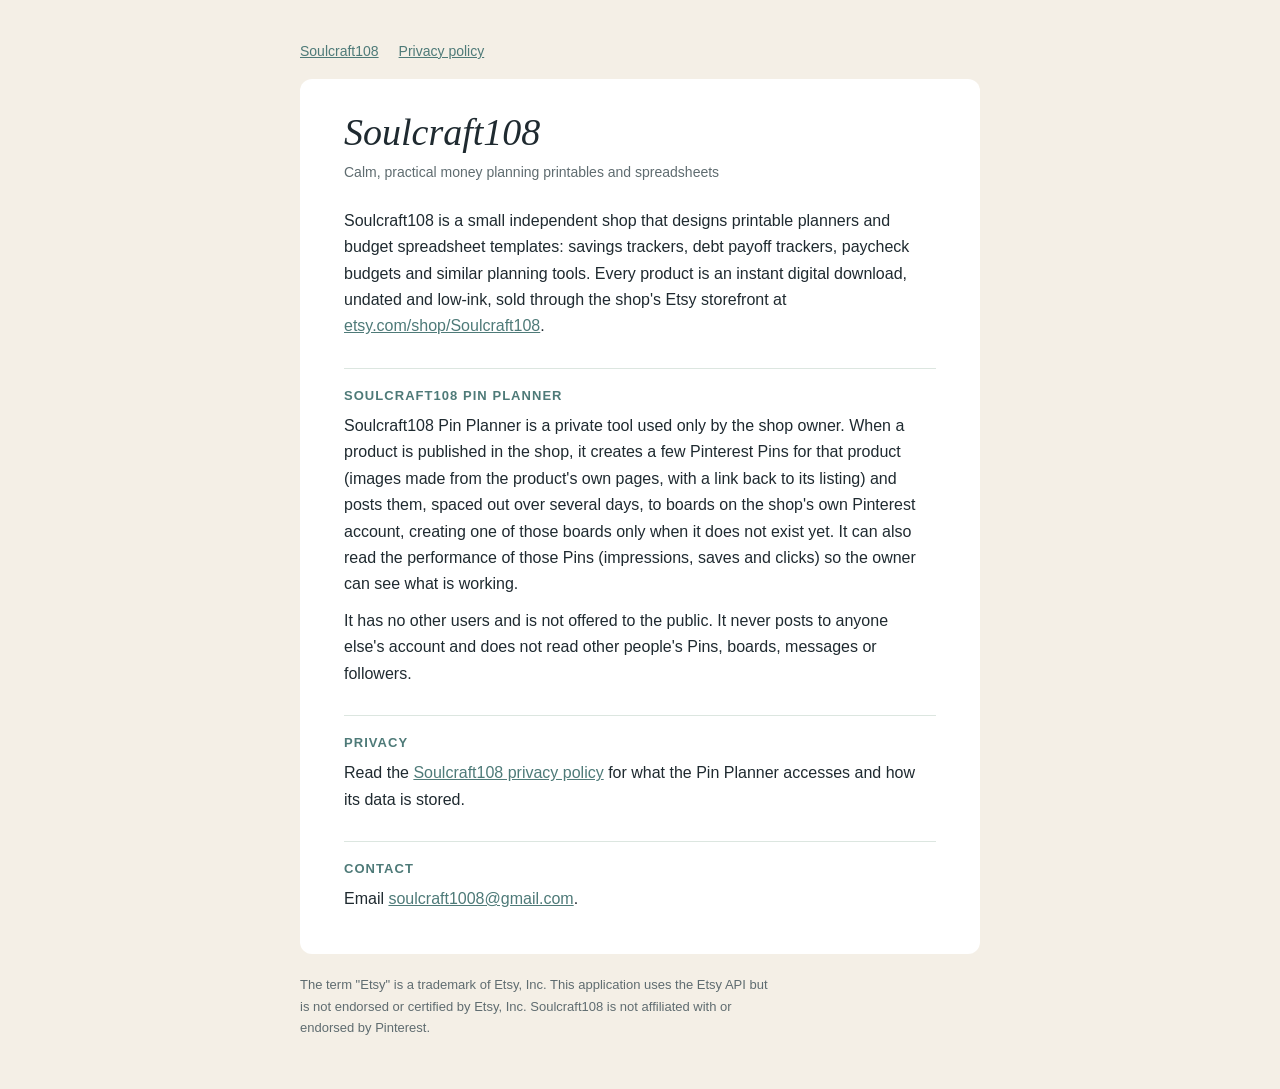
<file: index.html>
<!doctype html>
<html lang="en">
<head>
<meta charset="utf-8">
<meta name="viewport" content="width=device-width, initial-scale=1">
<title>Soulcraft108</title>
<meta name="description" content="Soulcraft108 makes calm, practical printable planners and budget spreadsheets.">
<link rel="stylesheet" href="style.css">
</head>
<body>
<nav aria-label="Site">
  <a href="./">Soulcraft108</a>
  <a href="soulcraft108-privacy-policy.html">Privacy policy</a>
</nav>
<main>
  <h1>Soulcraft108</h1>
  <p class="meta">Calm, practical money planning printables and spreadsheets</p>

  <p>Soulcraft108 is a small independent shop that designs printable planners and budget spreadsheet templates:
  savings trackers, debt payoff trackers, paycheck budgets and similar planning tools. Every product is an
  instant digital download, undated and low-ink, sold through the shop's Etsy storefront at
  <a href="https://www.etsy.com/shop/Soulcraft108" rel="noopener">etsy.com/shop/Soulcraft108</a>.</p>

  <h2>Soulcraft108 Pin Planner</h2>
  <p>Soulcraft108 Pin Planner is a private tool used only by the shop owner. When a product is published in the
  shop, it creates a few Pinterest Pins for that product (images made from the product's own pages, with a link
  back to its listing) and posts them, spaced out over several days, to boards on the shop's own Pinterest account,
  creating one of those boards only when it does not exist yet.
  It can also read the performance of those Pins (impressions, saves and clicks) so the owner can see what is
  working.</p>
  <p>It has no other users and is not offered to the public. It never posts to anyone else's account and does not
  read other people's Pins, boards, messages or followers.</p>

  <h2>Privacy</h2>
  <p>Read the <a href="soulcraft108-privacy-policy.html">Soulcraft108 privacy policy</a> for what the Pin Planner
  accesses and how its data is stored.</p>

  <h2>Contact</h2>
  <p>Email <a href="mailto:soulcraft1008@gmail.com">soulcraft1008@gmail.com</a>.</p>
</main>
<footer>
  <p>The term "Etsy" is a trademark of Etsy, Inc. This application uses the Etsy API but is not endorsed or
  certified by Etsy, Inc. Soulcraft108 is not affiliated with or endorsed by Pinterest.</p>
</footer>
</body>
</html>
</file>
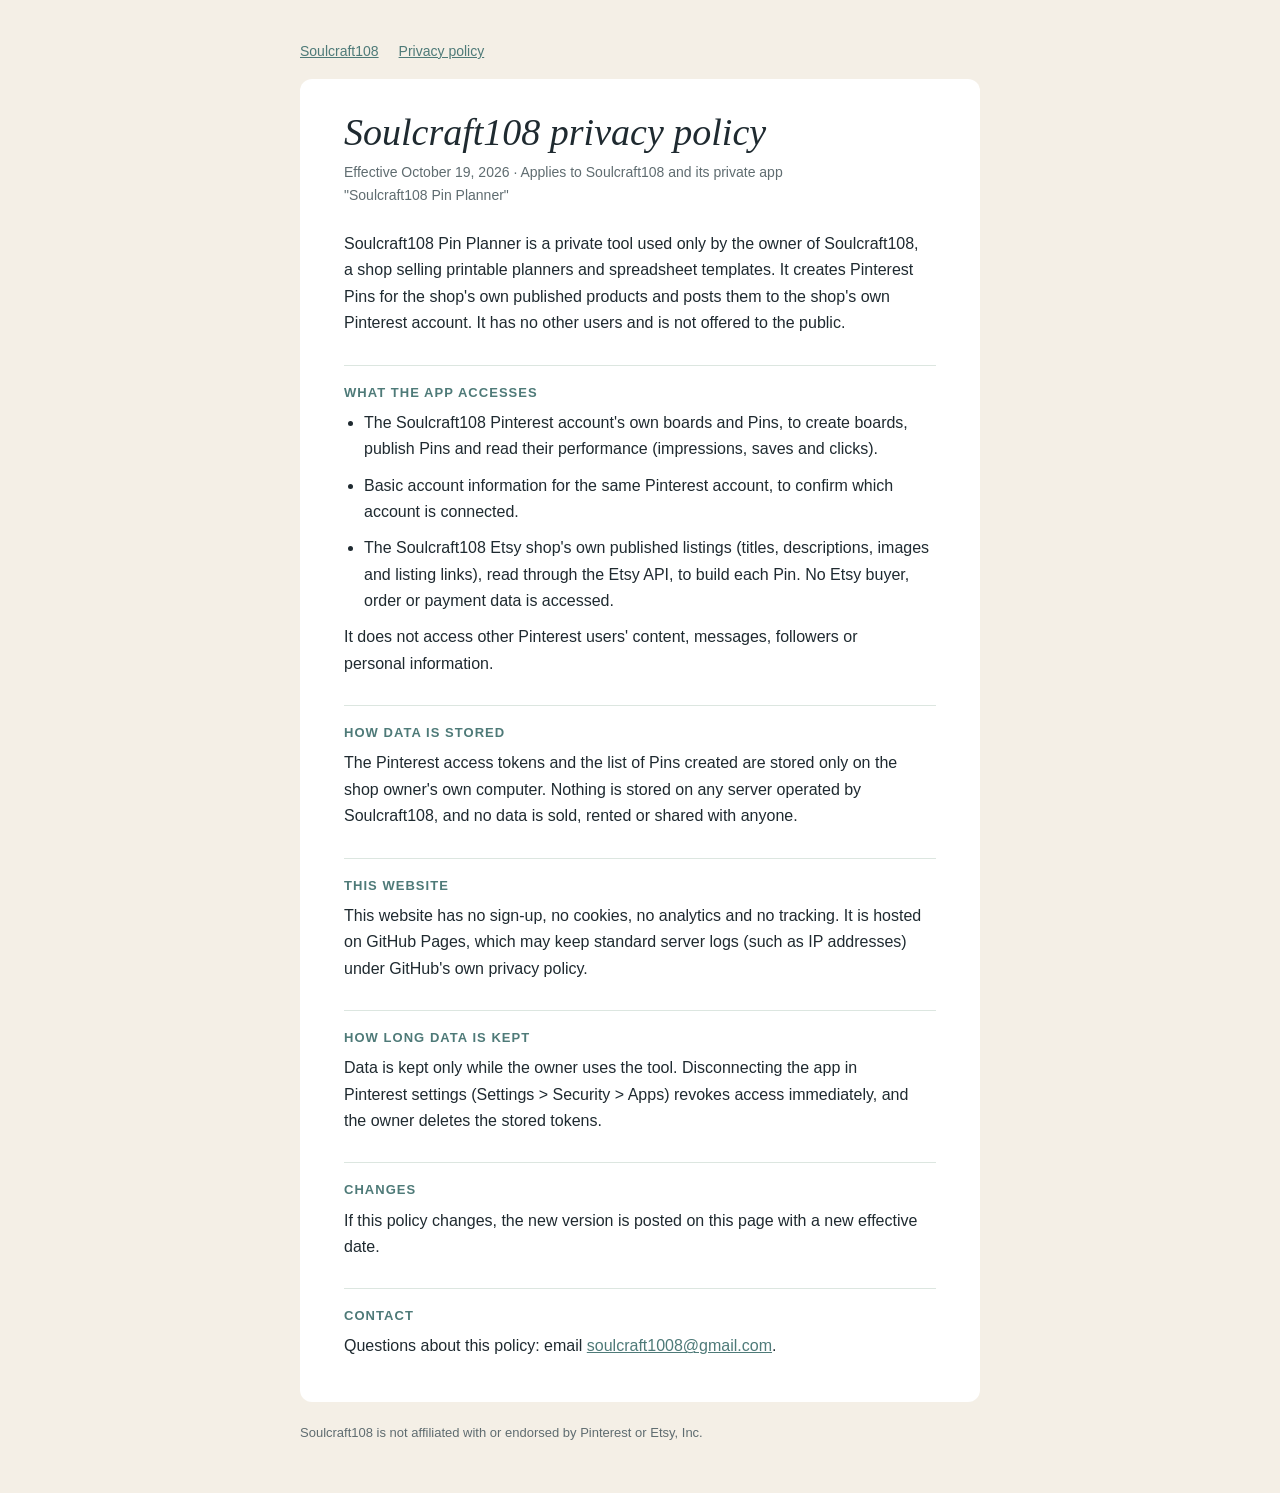
<file: soulcraft108-privacy-policy.html>
<!doctype html>
<html lang="en">
<head>
<meta charset="utf-8">
<meta name="viewport" content="width=device-width, initial-scale=1">
<title>Soulcraft108 Privacy Policy</title>
<meta name="description" content="Privacy policy for Soulcraft108 and the Soulcraft108 Pin Planner app.">
<link rel="stylesheet" href="style.css">
</head>
<body>
<nav aria-label="Site">
  <a href="./">Soulcraft108</a>
  <a href="soulcraft108-privacy-policy.html" aria-current="page">Privacy policy</a>
</nav>
<main>
  <h1>Soulcraft108 privacy policy</h1>
  <p class="meta">Effective October 19, 2026 · Applies to Soulcraft108 and its private app "Soulcraft108 Pin Planner"</p>

  <p>Soulcraft108 Pin Planner is a private tool used only by the owner of Soulcraft108, a shop selling printable
  planners and spreadsheet templates. It creates Pinterest Pins for the shop's own published products and posts
  them to the shop's own Pinterest account. It has no other users and is not offered to the public.</p>

  <h2>What the app accesses</h2>
  <ul>
    <li>The Soulcraft108 Pinterest account's own boards and Pins, to create boards, publish Pins and read their
      performance (impressions, saves and clicks).</li>
    <li>Basic account information for the same Pinterest account, to confirm which account is connected.</li>
    <li>The Soulcraft108 Etsy shop's own published listings (titles, descriptions, images and listing links),
      read through the Etsy API, to build each Pin. No Etsy buyer, order or payment data is accessed.</li>
  </ul>
  <p>It does not access other Pinterest users' content, messages, followers or personal information.</p>

  <h2>How data is stored</h2>
  <p>The Pinterest access tokens and the list of Pins created are stored only on the shop owner's own computer.
  Nothing is stored on any server operated by Soulcraft108, and no data is sold, rented or shared with anyone.</p>

  <h2>This website</h2>
  <p>This website has no sign-up, no cookies, no analytics and no tracking. It is hosted on GitHub Pages, which
  may keep standard server logs (such as IP addresses) under GitHub's own privacy policy.</p>

  <h2>How long data is kept</h2>
  <p>Data is kept only while the owner uses the tool. Disconnecting the app in Pinterest settings
  (Settings &gt; Security &gt; Apps) revokes access immediately, and the owner deletes the stored tokens.</p>

  <h2>Changes</h2>
  <p>If this policy changes, the new version is posted on this page with a new effective date.</p>

  <h2>Contact</h2>
  <p>Questions about this policy: email <a href="mailto:soulcraft1008@gmail.com">soulcraft1008@gmail.com</a>.</p>
</main>
<footer>
  <p>Soulcraft108 is not affiliated with or endorsed by Pinterest or Etsy, Inc.</p>
</footer>
</body>
</html>
</file>
<file: style.css>
/* Soulcraft108 site: one calm reading column. Colors from config/shop_profile.yaml (patina, linen, ink). */
:root {
  --bg: #F4EFE6; --paper: #FFFFFF; --ink: #1F2A30; --muted: #5F6C70; --accent: #4E7A78; --rule: #DCE6E0;
  --display: Georgia, "Times New Roman", serif;
  --body: -apple-system, BlinkMacSystemFont, "Segoe UI", "Helvetica Neue", Arial, sans-serif;
  color-scheme: light;
}
@media (prefers-color-scheme: dark) {
  :root:not([data-theme="light"]) {
    --bg: #161D20; --paper: #1E272B; --ink: #E8E4DC; --muted: #A9B4B6; --accent: #8FBDBA; --rule: #2E3A3E;
    color-scheme: dark;
  }
}
:root[data-theme="dark"] {
  --bg: #161D20; --paper: #1E272B; --ink: #E8E4DC; --muted: #A9B4B6; --accent: #8FBDBA; --rule: #2E3A3E;
  color-scheme: dark;
}
* { box-sizing: border-box; }
body { margin: 0; background: var(--bg); color: var(--ink); font: 16px/1.65 var(--body); padding: 40px 16px; }
main { max-width: 680px; margin: 0 auto; background: var(--paper); border-radius: 12px; padding: 32px clamp(20px, 5vw, 44px); }
nav { max-width: 680px; margin: 0 auto 16px; font-size: 14px; display: flex; gap: 20px; flex-wrap: wrap; }
h1 { font: italic 400 clamp(28px, 6vw, 38px)/1.15 var(--display); margin: 0 0 6px; text-wrap: balance; }
.meta { color: var(--muted); font-size: 14px; margin: 0 0 24px; }
h2 { font: 600 13px/1.4 var(--body); text-transform: uppercase; letter-spacing: .08em; color: var(--accent);
     margin: 28px 0 8px; padding-top: 18px; border-top: 1px solid var(--rule); }
p, li { max-width: 65ch; margin: 0 0 10px; }
ul { padding-left: 20px; margin: 0 0 10px; }
a { color: var(--accent); }
a:focus-visible { outline: 2px solid var(--accent); outline-offset: 2px; }
footer { max-width: 680px; margin: 20px auto 0; color: var(--muted); font-size: 13px; }
</file>
